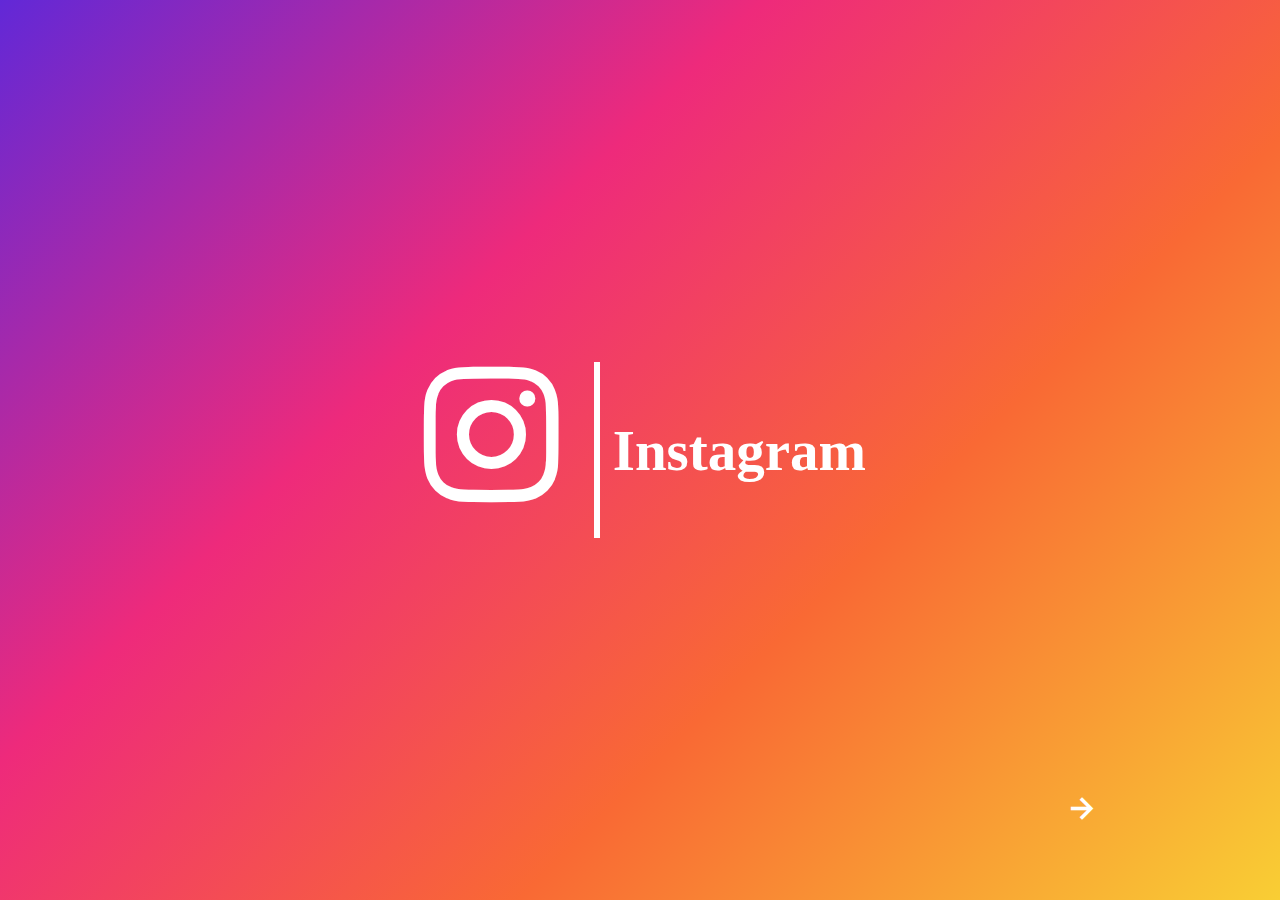
<file: index.html>
<!DOCTYPE html>
<html lang="en">
<head>
    <meta charset="UTF-8">
    <meta name="viewport" content="width=device-width, initial-scale=1.0">
    <title>Insta Front page</title>
    <link href='https://unpkg.com/boxicons@2.1.4/css/boxicons.min.css' rel='stylesheet'>
    
   

    <style>
        *{
            margin: 0;
            padding: 0;
            transition: .2s;
        }
        body{
            width: 100%;
            height: 100vh;
            display: flex;
            align-items: center;
            justify-content: center;
            gap: 1%;
            background-image: linear-gradient(-45deg, #f9ce34 0%, #f96934 35%, #ee2a7b 65%, #6228d7 100%);
        }
        .logo{
            /* margin-top: 11%; */
            color: rgb(255, 255, 255);
            font-size: 180px;
        }
        .logo-name{
            color: white;
            font-family: cursive;
            font-size: 57px;
        }
        .right-arrow{
            color: rgb(255, 255, 255);
        font-size: 40px;
        position: absolute;
        right: 0;
        bottom: 0;
        margin-right: 14%;
        margin-bottom: 5%;
        }
        .right-arrow:hover{
            color: #e3e3e36f;
        }
        .line{
            border: 3px solid white;
            height: 170px;
        }
        @media screen and (max-width:785px  ) {
            .logo{
                font-size: 130px;
            }
            .line{
                height: 150px;
            }
            .logo-name{
                font-size: 45px;
            }
            .right-arrow {
                margin-right: 10%;
            }
        }
        @media screen and (max-width:526px  ) {
            .logo{
                font-size: 120px;
            }
            .line{
                height: 120px;
            }
            .logo-name{
                font-size: 40px;
            }
            .right-arrow {
                margin-right: 10%;
            }
        }
        @media screen and (max-width:350px  ) {
            .logo{
                font-size: 100px;
            }
            .line{
                height: 80px;
            }
            .logo-name{
                font-size: 35px;
            }
            .right-arrow {
                font-size: 40px;
                margin-right: 10%;
             /* margin-top: -20%; */
                width: 29px;
                margin-bottom: 51%;

            }
        }
        
    </style>
</head>
<body>
    <h1 class="logo"><i class='bx bxl-instagram'></i></h1>
    <div class="line"></div>
    <h1 class="logo-name">Instagram</h1>
  <a href="instaLogin.html">  <span class="right-arrow"><i class='bx bx-right-arrow-alt'></i></span></a>
</body>
</html>
</file>
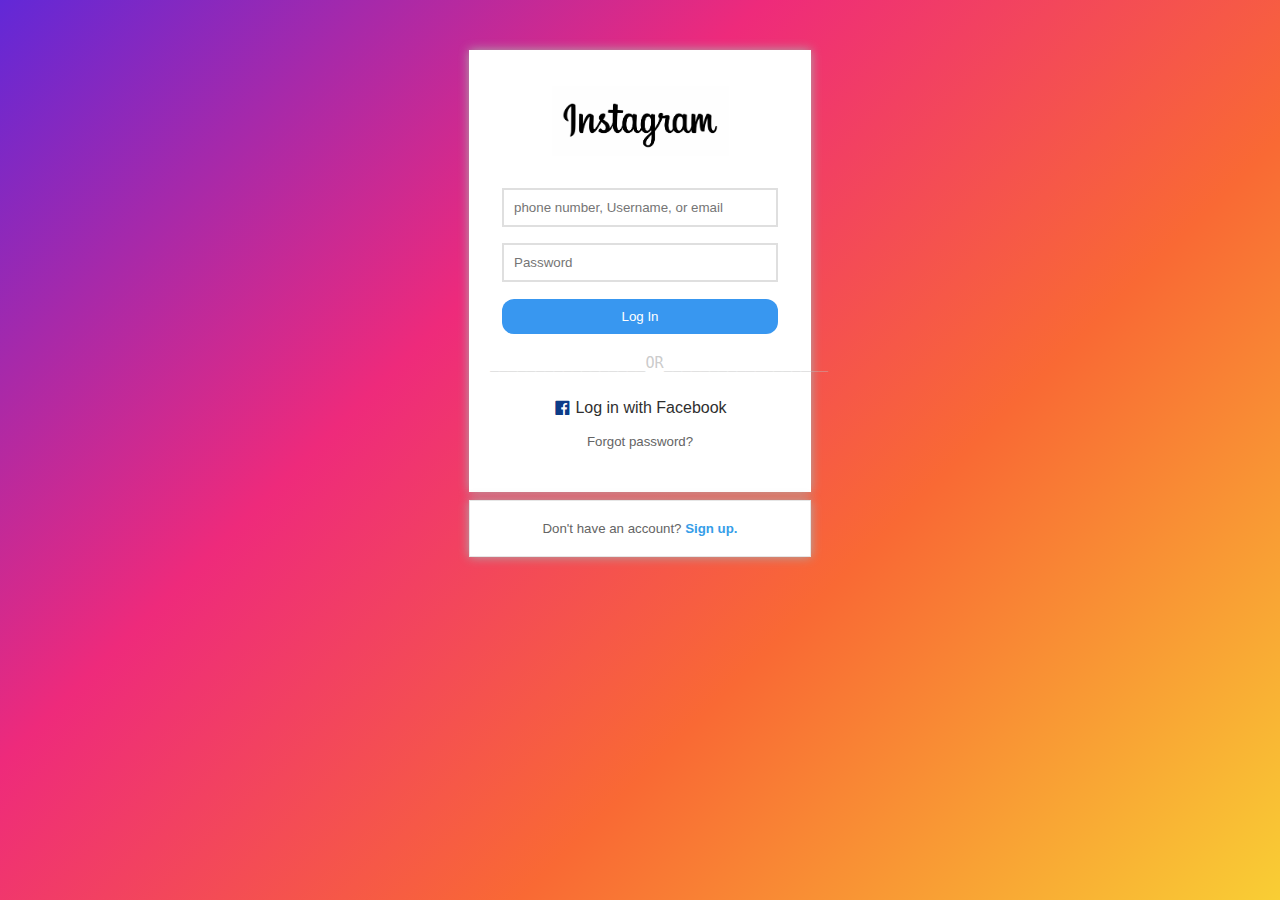
<file: instaLogin.html>
<html lang="en"><head>
    <meta charset="UTF-8">
    <meta name="viewport" content="width=device-width, initial-scale=1.0">
    <link href="https://unpkg.com/boxicons@2.1.4/css/boxicons.min.css" rel="stylesheet">
    <title>Instagram Login</title>
    <style>
        *{
            margin: 0;
            padding: 0;
        }
        .main-Box{
            width: 100%;
            height: 100vh;
            background-image: linear-gradient(-45deg, #f9ce34 0%, #f96934 35%, #ee2a7b 65%, #6228d7 100%);
            font-family: Arial, sans-serif;
         /* background-image: linear-gradient(45deg, #f09433 0%, #e6683c 25%, #dc2743 50%, #cc2366 75%, #bc1888 100%); */
            display: flex;
            flex-direction: column;
            /* justify-content: center; */
            align-items: center;
        }
        #login-container {
            background-color: white;
            border: 1px solid #ffffff;
            padding: 20px;
            box-shadow: 0px 0px 10px 0px #aaa;
            margin-top: 50px;
            text-align: center;
            width: 300px;
            height: 400px;
        }
        .insta_name{
            width: 59%;
            padding-top: 5%;
            padding-bottom: 8%;
        }

        #login-container input {
            border: 2px solid rgba(208, 208, 208, 0.686);
            width: 92%;
            padding: 10px;
            margin: 8px 0;
            box-sizing: border-box;
            outline: none;
        }

        #login-container button {
            background-color: #3897f0;
            color: white;
            padding: 10px;
            width: 92%;
            border: none;
            cursor: pointer;
            border-radius: 12px;
            margin-top: 3%;
        }

        #login-container button:hover {
            background-color: #357ae8;
        }
        .or-opt{
            color: rgba(188, 188, 188, 0.775);
            font-family: monospace;
            font-weight: 200;
            margin-top: 20px;
        }
        .facebook-container{
            display: flex;
            justify-content: center;
            align-items: center;
            gap: 1%;
            margin-top: 26px;
        }
        .facebook-logo{
            color: #0c3c88;
            font-size: 19px;
        }
        .fac-heading{
            color: rgb(47, 47, 47);
            font-weight: 200;
        }
        .forgot-pass{
            font-weight: 200;
            color: rgb(100, 100, 100);
            margin-top: 17px;
            cursor: pointer;
        }
        .login-container-part {
            background-color: white;
            border: 1px solid #e6e6e6;
            padding: 20px;
            box-shadow: 0px 0px 10px 0px #aaa;
            text-align: center;
            width: 300px;
            margin-top: 8px;
        }
        .dont-acc{
            font-weight: 200;
            color: rgb(100, 100, 100);
        }
        .sign-up{
            color: #359de8;
            font-weight: bold;
            cursor: pointer;
        }
    </style>
</head>
<body>
<div class="main-Box">
    <div id="login-container">
        <img src="insta_logo.png" class="insta_name">
        <input type="text" id="username" placeholder="phone number, Username, or email" required="">
        <input type="password" id="password" placeholder="Password" required="">
        <button onclick="login()">Log In</button>
        <h3 class="or-opt">_________________OR__________________</h3>
        <div class="facebook-container">
            <i class="bx bxl-facebook-square facebook-logo"></i>
            <h4 class="fac-heading">Log in with Facebook</h4>
        </div>
        <h5 class="forgot-pass">Forgot password?</h5>
    </div>
    <div class=" login-container-part">
        <h5 class="dont-acc">Don't have an account? <span class="sign-up"> Sign up.</span></h5>
    </div>
</div>

    <script>
        function login() {
            var username = document.getElementById('username').value;
            var password = document.getElementById('password').value;

        
           if(username=="sagarmasale" && password=="sag123"){
            window.location.href = 'instaWeb.html';
           }
         else{
            alert("Please Enter valid information");
        }

        }
    </script>

</body></html>
</file>
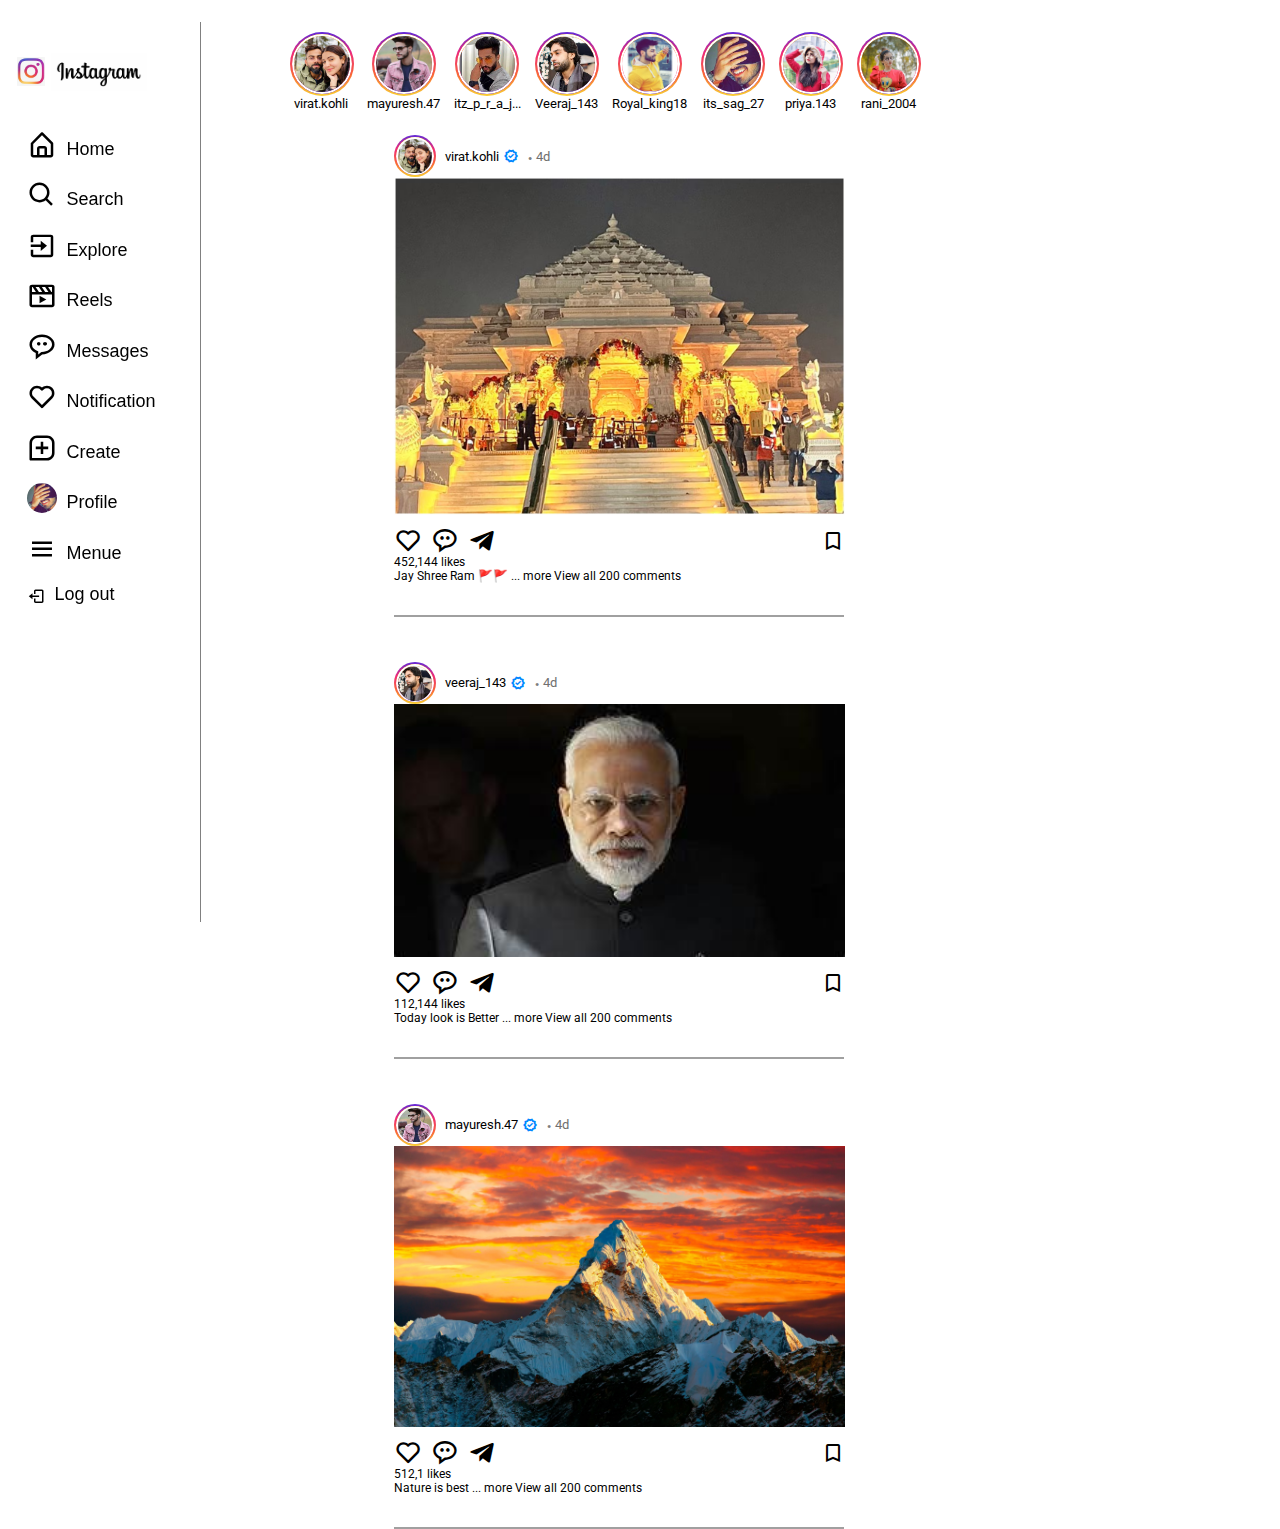
<file: instaWeb.html>
<html lang="en"><head>
    <meta charset="UTF-8">
    <meta name="viewport" content="width=device-width, initial-scale=1.0">
    <title>Instagram page</title>
    <link rel="stylesheet" href="instaWeb.css">
    <link href="https://unpkg.com/boxicons@2.1.4/css/boxicons.min.css" rel="stylesheet">
    <link rel="stylesheet" href="https://fonts.googleapis.com/css2?family=Material+Symbols+Outlined:opsz,wght,FILL,GRAD@20..48,100..700,0..1,-50..200">
    <link rel="preconnect" href="https://fonts.googleapis.com">
<link rel="preconnect" href="https://fonts.gstatic.com" crossorigin="">
<link href="https://fonts.googleapis.com/css2?family=Roboto:wght@100&amp;display=swap" rel="stylesheet">
</head>
<body>
  <div class="Left-Side">
    <div class="insta-logo">
        <!-- <i class='bx bxl-instagram'></i> -->
        <img src="insta-logo-left.jfif" class="logo-img">
        <img src="insta_logo.png" class="logo-name">
    </div>
  <div class="Menu-Category">
   <a href="#Home" class="Home-Logo-Name"><i class="bx bx-home-alt Home-Logo"></i>Home</a>
   <a href="#Home" class="Home-Logo-Name"><i class="bx bx-search Home-Logo"></i>Search</a>
   <a href="#Home" class="Home-Logo-Name"><i class="bx bx-exit Home-Logo"></i>Explore</a>
   <a href="#Home" class="Home-Logo-Name"><i class="bx bx-movie-play Home-Logo Reels-Logo"></i>Reels</a>
   <a href="#Home" class="Home-Logo-Name"><i class="bx bx-message-rounded-dots Home-Logo"></i>Messages</a>
   <a href="#Home" class="Home-Logo-Name"><i class="bx bx-heart Home-Logo"></i>Notification</a>
   <a href="#Home" class="Home-Logo-Name"><i class="bx bx-message-square-add Home-Logo"></i>Create</a>
   <a href="#Home" class="Home-Logo-Name"><div class="circle"><img src="sagar.jfif" class="img-fit"></div>Profile</a>
   <a href="#Home" class="Home-Logo-Name"><i class="bx bx-menu Home-Logo"></i>Menue</a>
   <a href="Login.html" class="Home-Logo-Name"><i class='bx bx-log-out'></i>Log out</a>
   
  </div>
  </div>
  <div class="Right-Side-Box">
    <div class="Right-Side">
      
      <div class="Top-Stories">
       <div class="Storie-Name-Box"> <div class="Storie-Rings First-Storie"><div class="Storie-rings-White"><img src="virat.jpg" class="Storie-img"></div></div><p class="Storie-name-W">virat.kohli</p></div>
       <div class="Storie-Name-Box"> <div class="Storie-Rings"><div class="Storie-rings-White"><img src="mayur.jpg" class="Storie-img"></div></div><p class="Storie-name-W">mayuresh.47</p></div>
       <div class="Storie-Name-Box"> <div class="Storie-Rings"><div class="Storie-rings-White"><img src="prajwal.jfif" class="Storie-img"></div></div><p class="Storie-name-W">itz_p_r_a_j...</p></div>
       <div class="Storie-Name-Box"> <div class="Storie-Rings"><div class="Storie-rings-White"><img src="veeraj.jpg" class="Storie-img"></div></div><p class="Storie-name-W">Veeraj_143</p></div>
       <div class="Storie-Name-Box"> <div class="Storie-Rings"><div class="Storie-rings-White"><img src="royal.jpg" class="Storie-img"></div></div><p class="Storie-name-W">Royal_king18</p></div>
       <div class="Storie-Name-Box"> <div class="Storie-Rings"><div class="Storie-rings-White"><img src="sagar.jfif" class="Storie-img"></div></div><p class="Storie-name-W">its_sag_27</p></div>
       <div class="Storie-Name-Box"> <div class="Storie-Rings"><div class="Storie-rings-White"><img src="priya.jpg" class="Storie-img"></div></div><p class="Storie-name-W">priya.143</p></div>
       <div class="Storie-Name-Box"> <div class="Storie-Rings"><div class="Storie-rings-White"><img src="rani.jpg" class="Storie-img"></div></div><p class="Storie-name-W">rani_2004</p></div>
      </div>
      <div class="Mid-Page">
      <div class="Post-Rells-Container">
        <div class="profile-Name">
          <div class="profile-name-box"> <div class="profile-rings"><div class="profile-rings-White"><img src="virat.jpg" class="profile-img"></div></div><p class="profile-Name-Post">virat.kohli</p><span class="material-symbols-outlined" style="font-size: 14px;font-weight: bolder;">
            verified
            </span><span class="dot">.</span><span class="date">4d</span></div>
            <div class="post-img">
              <img src="ram.avif" class="post-images">
            </div>
            <div class="like-comment-box">
              <a href="#like" class="like-comment-logo"><i class='bx bx-heart likeee'></i></a>
              <a href="#like" class="like-comment-logo"><i class='bx bx-message-rounded-dots'></i></a>
              <a href="#like" class="like-comment-logo"><i class='bx bxl-telegram'></i></a>
              <a href="#like" class="like-comment-logo save"><span class="material-symbols-outlined" style="color: black">bookmark</span></a>
            </div>
            <div class="likes-count">
              <p class="like-show">452,144 likes</p>
            </div>
            <div class="likes-count">
              <p class="like-show">Jay Shree Ram 🚩🚩
    
                ... 
                more
                View all 200 comments</p>
            </div>
            <div class="post-line"></div>
            <div class="profile-Name profile-gap">
              <div class="profile-name-box"> <div class="profile-rings"><div class="profile-rings-White"><img src="veeraj.jpg" class="profile-img"></div></div><p class="profile-Name-Post">veeraj_143</p><span class="material-symbols-outlined" style="font-size: 14px;font-weight: bolder;">
                verified
                </span><span class="dot">.</span><span class="date">4d</span></div>
                <div class="post-img">
                  <img src="modi.jfif" class="post-images">
                </div>
                <div class="like-comment-box">
                  <a href="#like" class="like-comment-logo"><i class='bx bx-heart'></i></a>
                  <a href="#like" class="like-comment-logo"><i class='bx bx-message-rounded-dots'></i></a>
                  <a href="#like" class="like-comment-logo"><i class='bx bxl-telegram'></i></a>
                  <a href="#like" class="like-comment-logo save" style="margin-left: auto;"><span class="material-symbols-outlined" style="color: black;">bookmark</span></a>
                </div>
                <div class="likes-count">
                  <p class="like-show">112,144 likes</p>
                </div>
                <div class="likes-count">
                  <p class="like-show">Today look is Better
      
                    ... 
                    more
                    View all 200 comments</p>
                </div>
                <div class="post-line"></div>
                <div class="profile-Name profile-gap">
                  <div class="profile-name-box"> <div class="profile-rings"><div class="profile-rings-White"><img src="mayur.jpg" class="profile-img"></div></div><p class="profile-Name-Post">mayuresh.47</p><span class="material-symbols-outlined" style="font-size: 14px;font-weight: bolder;">
                    verified
                    </span><span class="dot">.</span><span class="date">4d</span></div>
                    <div class="post-img">
                      <img src="hima.webp" class="post-images">
                    </div>
                    <div class="like-comment-box">
                      <a href="#like" class="like-comment-logo"><i class='bx bx-heart'></i></a>
                      <a href="#like" class="like-comment-logo"><i class='bx bx-message-rounded-dots'></i></a>
                      <a href="#like" class="like-comment-logo"><i class='bx bxl-telegram'></i></a>
                      <a href="#like" class="like-comment-logo save" style="margin-left: auto;"><span class="material-symbols-outlined" style="color: black">bookmark</span></a>
                    </div>
                    <div class="likes-count">
                      <p class="like-show">512,1 likes</p>
                    </div>
                    <div class="likes-count">
                      <p class="like-show">Nature is best
          
                        ... 
                        more
                        View all 200 comments</p>
                    </div>
                    <div class="post-line"></div>
        </div>
      </div>
    </div>
     
    </div>
    </div>
    
    </div>
  </div>
</body>
<script>
  document.querySelector('.save').style.marginLeft="auto";
  document.querySelector('.Top-Stories').addEventListener('click',function(e){
    console.log(e.target.parentNode);
    let addVdo=e.target.parentNode;
    addVdo.style.backgroundColor = "#ff0000";
  },false)
</script>
</html>
</file>
<file: instaWeb.css>
@import url('https://fonts.googleapis.com/css2?family=Roboto:wght@300&display=swap');
@import url('https://fonts.googleapis.com/css2?family=Roboto:wght@300;400&display=swap');
@import url('https://fonts.googleapis.com/css2?family=Roboto:wght@500&display=swap');
*{
    margin: 0;
    padding: 0;
/*     border: 1px solid red; */
}
.first-Container{
    width: 100%;
    height: 100vh;
}
.Left-Side{
    /* border: 1px solid red; */
    width: 200px;
    height: 100%;
    position: fixed;
    border-right: 1px solid gray;
}
.Right-Side-Box{
    margin-left: 200px;
    width: auto;
    height: fit-content;
}
.Right-Side{
    /* border: 1px solid red; */
    width: 100%;
    height: fit-content;
   
    /* position: static; */
}
.insta-logo{
    /* border: 1px solid pink; */
    width: 100%;
    height: 100px;
    display: flex;
    align-items: center;
    justify-content: center;
    gap: 3%;
}
.insta-logo .logo-img{
    width: 14%;
    margin-left: -18%;
}
.insta-logo .logo-name{
    width: 48%;
}
.Menu-Category{
    /* border: 1px solid red; */
    width: 100%;
    height: 100%;
    /* margin-top: 15%; */
    display: flex;
    flex-direction: column;
    gap: .5%;
}
.Home-Logo{
    font-size: 30px;
    color: black;
}
.Home-Logo-Name{
    text-decoration: none;
    color: black;
    font-size: 18px;
    font-family: sans-serif;
    display: flex;
    flex-direction: row;
    align-items: end;
    gap: 6%;
    margin-left: 9.5%;
    transition: .2s;
    padding: 4%;
    width: 79%;
    border-radius: 8px;
}
.Home-Logo-Name:hover{
    background-color: rgba(227, 227, 227, 0.504);
    transition: .2s;
}
.Reels-Logo{
    border-radius: 5px;
}
.circle{
    width: 30px;
    height: 30px;
    border-radius: 50%;
    /* border: 1px solid red; */
    overflow: hidden;
}
.img-fit{
    width: 100%;
   
}
/* mid Side Style */
.Mid-Page{
     /* float: left; */
    /* border: 1px solid; */
    width: fit-content;
    height: fit-content;
    margin-left: 18%;
   
}
.Top-Stories{
    /* border: 1px solid yellow; */
    width: 75%;
    height: 100px;
    margin-top: 2%;
    display: flex;
    flex-direction: row;
    justify-content: center;
    align-items: center;
    gap: 1.7%;
}
.Storie-Rings{
    width: 60px;
    height: 60px;
    border: 2px solid transparent;
    background: linear-gradient( #f9ce34, #f96934, #ee2a7b, #6228d7) padding-box,
    linear-gradient( to top,#f9ce34, #f96934, #ee2a7b, #6228d7) border-box;
    /* border-image-slice:1 ; */
    border-radius: 50%;
    overflow: hidden;
    display: flex;
    justify-content: center;
    /* align-items: center; */
}
.Storie-rings-White{
    width: 56px;
    height: 56px;
    border-radius: 50%;
    border: 2px solid white;
    background-color: white;
    overflow: hidden;
}
.First-Storie{
    margin-left: 3%;
}
.Storie-img{
    width: 100%;
}
.Storie-name-W{
    font-size: 13px;
    font-family: 'Roboto', sans-serif;
}
.Storie-Name-Box{
    display: flex;
    flex-direction: column;
    align-items: center;
    cursor: pointer;
}
.Post-Rells-Container{
    /* border: 1px solid blue; */
    width: 450px;
    height: fit-content;
    /* margin-left: 15%; */
    margin-top: 3%;
    
}

.profile-name-box{
    display: flex;
    align-items: center;
    gap: 2%;
}
.profile-Rings{
    width: 38px;
    height: 38px;
    border: 2px solid transparent;
    background: linear-gradient( #f9ce34, #f96934, #ee2a7b, #6228d7) padding-box,
    linear-gradient( to top,#f9ce34, #f96934, #ee2a7b, #6228d7) border-box;
    /* border-image-slice:1 ; */
    border-radius: 50%;
    overflow: hidden;
    display: flex;
    justify-content: center;
    /* align-items: center; */
}
.profile-rings-White{
    width: 35px;
    height: 35px;
    border-radius: 50%;
    border: 2px solid white;
    background-color: white;
    overflow: hidden;
}
.profile-img{
    width: 100%;
}
.profile-Name-Post{
    font-family: 'Roboto', sans-serif;
    font-size: 13px;
}
.material-symbols-outlined {
    font-size: 10px;
    margin-left: -1%;
    color: rgb(0, 136, 255);
    font-weight: bolder;
}
.dot{
    font-size: 25px;
    margin-bottom: 2%;
    color: rgb(127, 127, 127);
}
.date{
    color: rgb(112, 112, 112);
    font-family: 'Roboto', sans-serif;
    margin-left: -1.4%;
    font-size: 13px;
}
.post-img{
    /* border: 2px solid red; */
    width: 100.1%;
    height: fit-content;
}
.post-images{
    width: 100%;
}
.like-comment-box{
    /* border: 1px solid orange; */
    width: 100.1%;
    height: 6.5%;
    margin-top: 2.7%;
    display: flex;
    align-items: center;
    gap: 2%;
}
.like-comment-logo{
    color: black;
    font-size: 28px;

}
.like-comment-logo:hover{
    color: rgba(104, 104, 104, 0.75);
  
}
.like-show{
    font-family: 'Roboto', sans-serif;
    font-size: 12px;
}
.post-line{
    border: 1px solid rgb(160, 160, 160);
    margin-top: 7%;
}
.profile-gap{
    margin-top: 10%;
}
</file>
